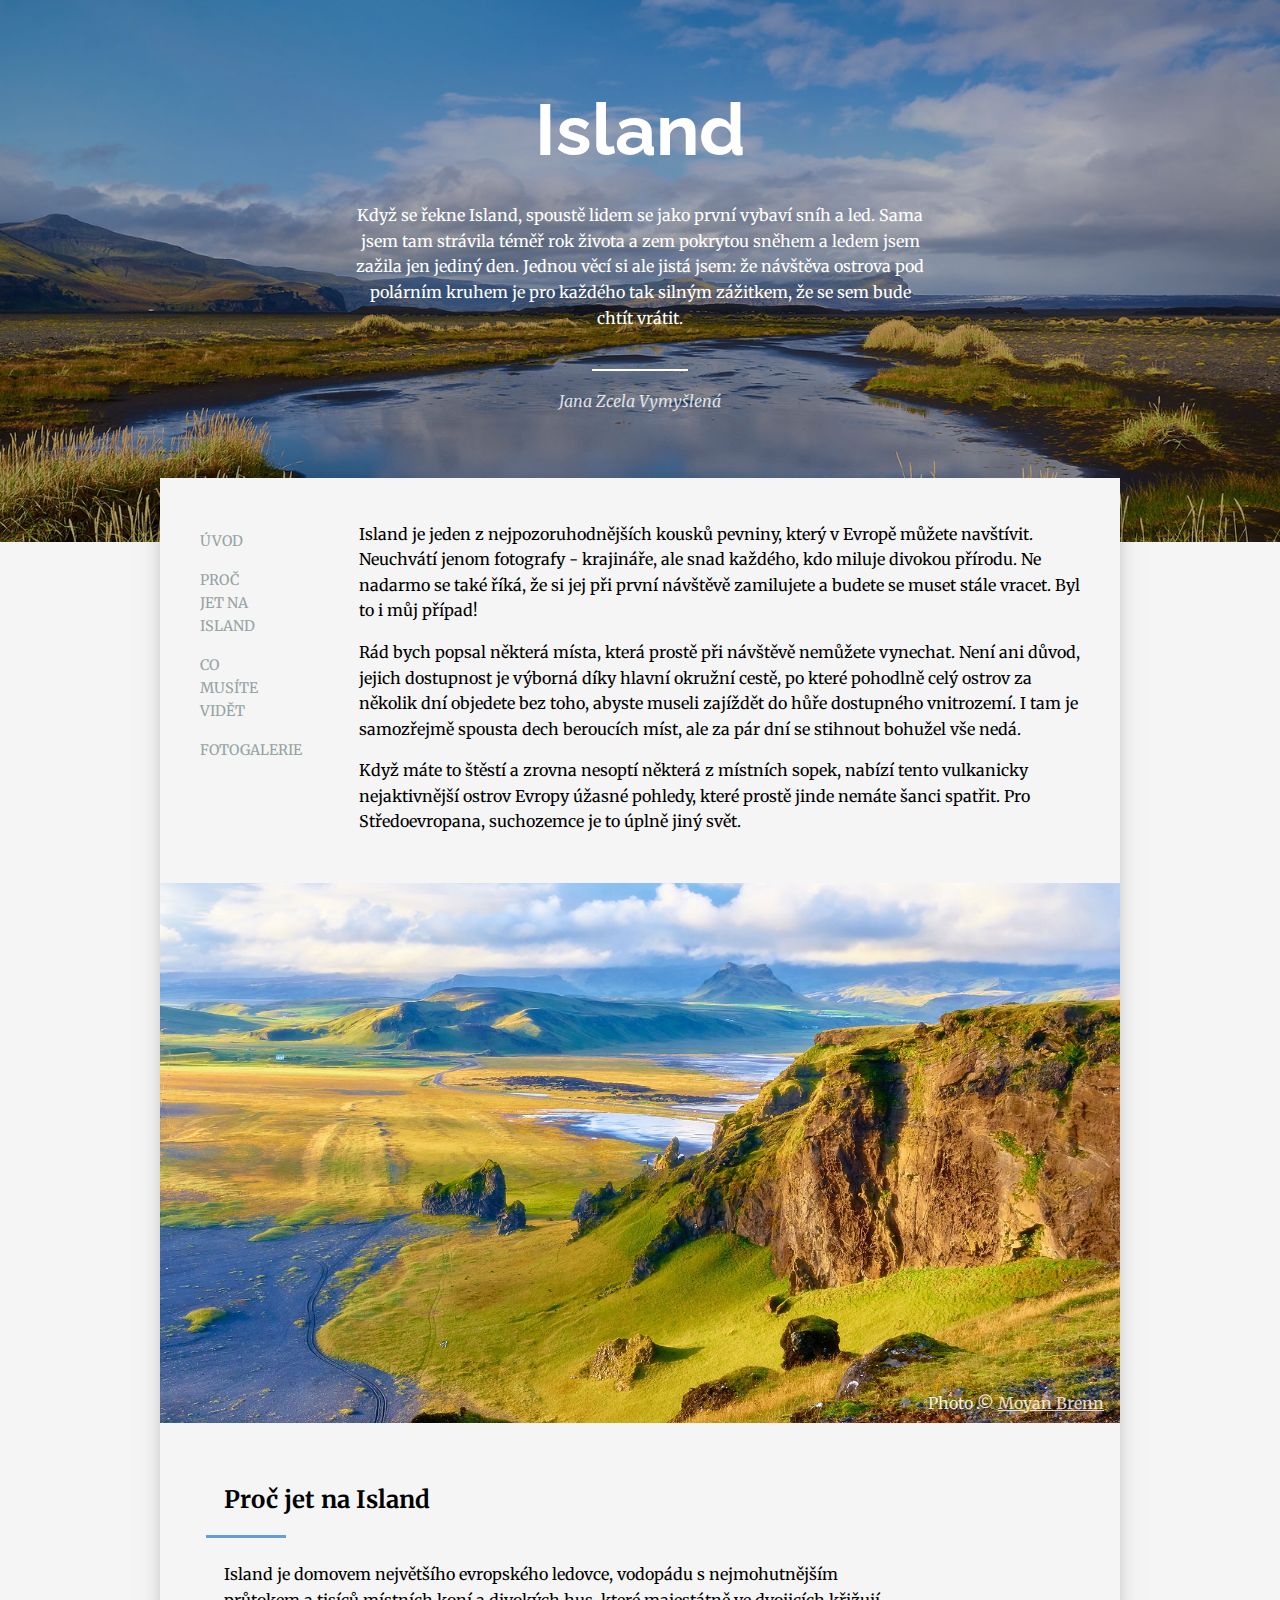
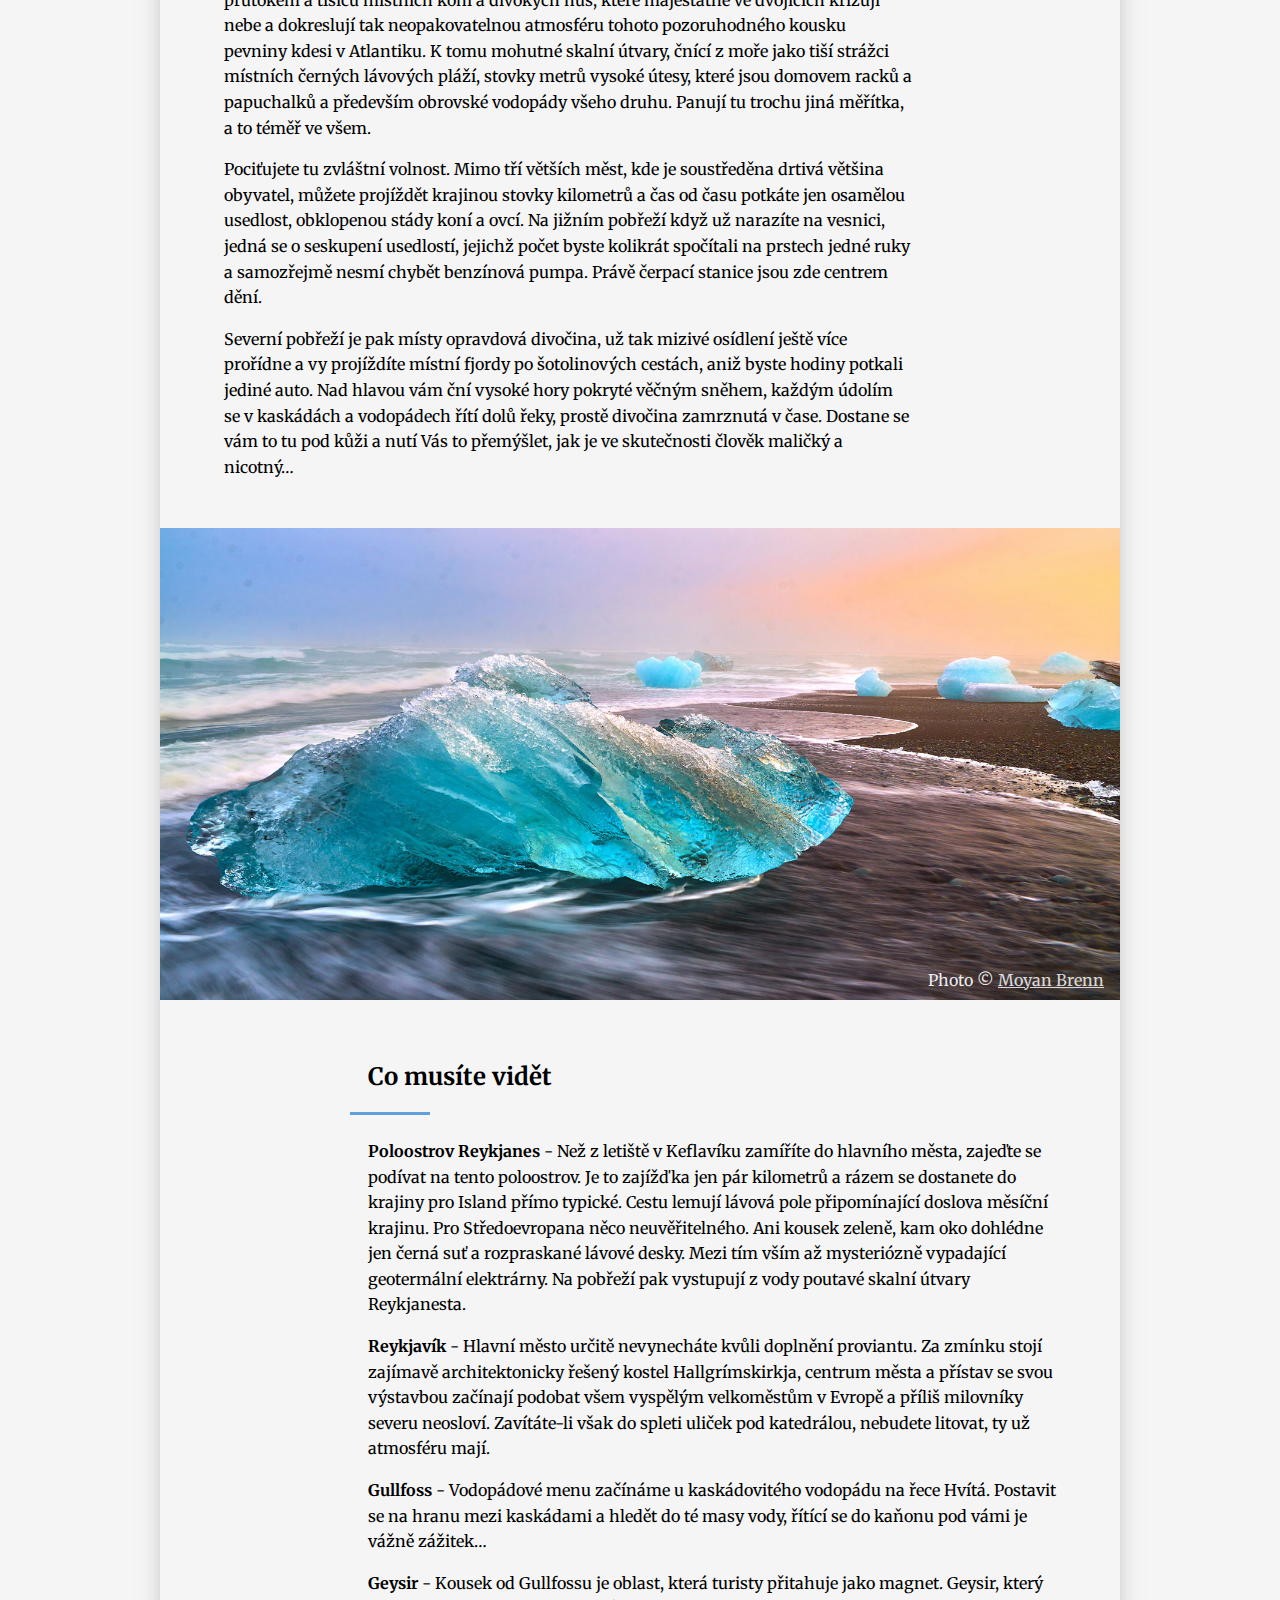
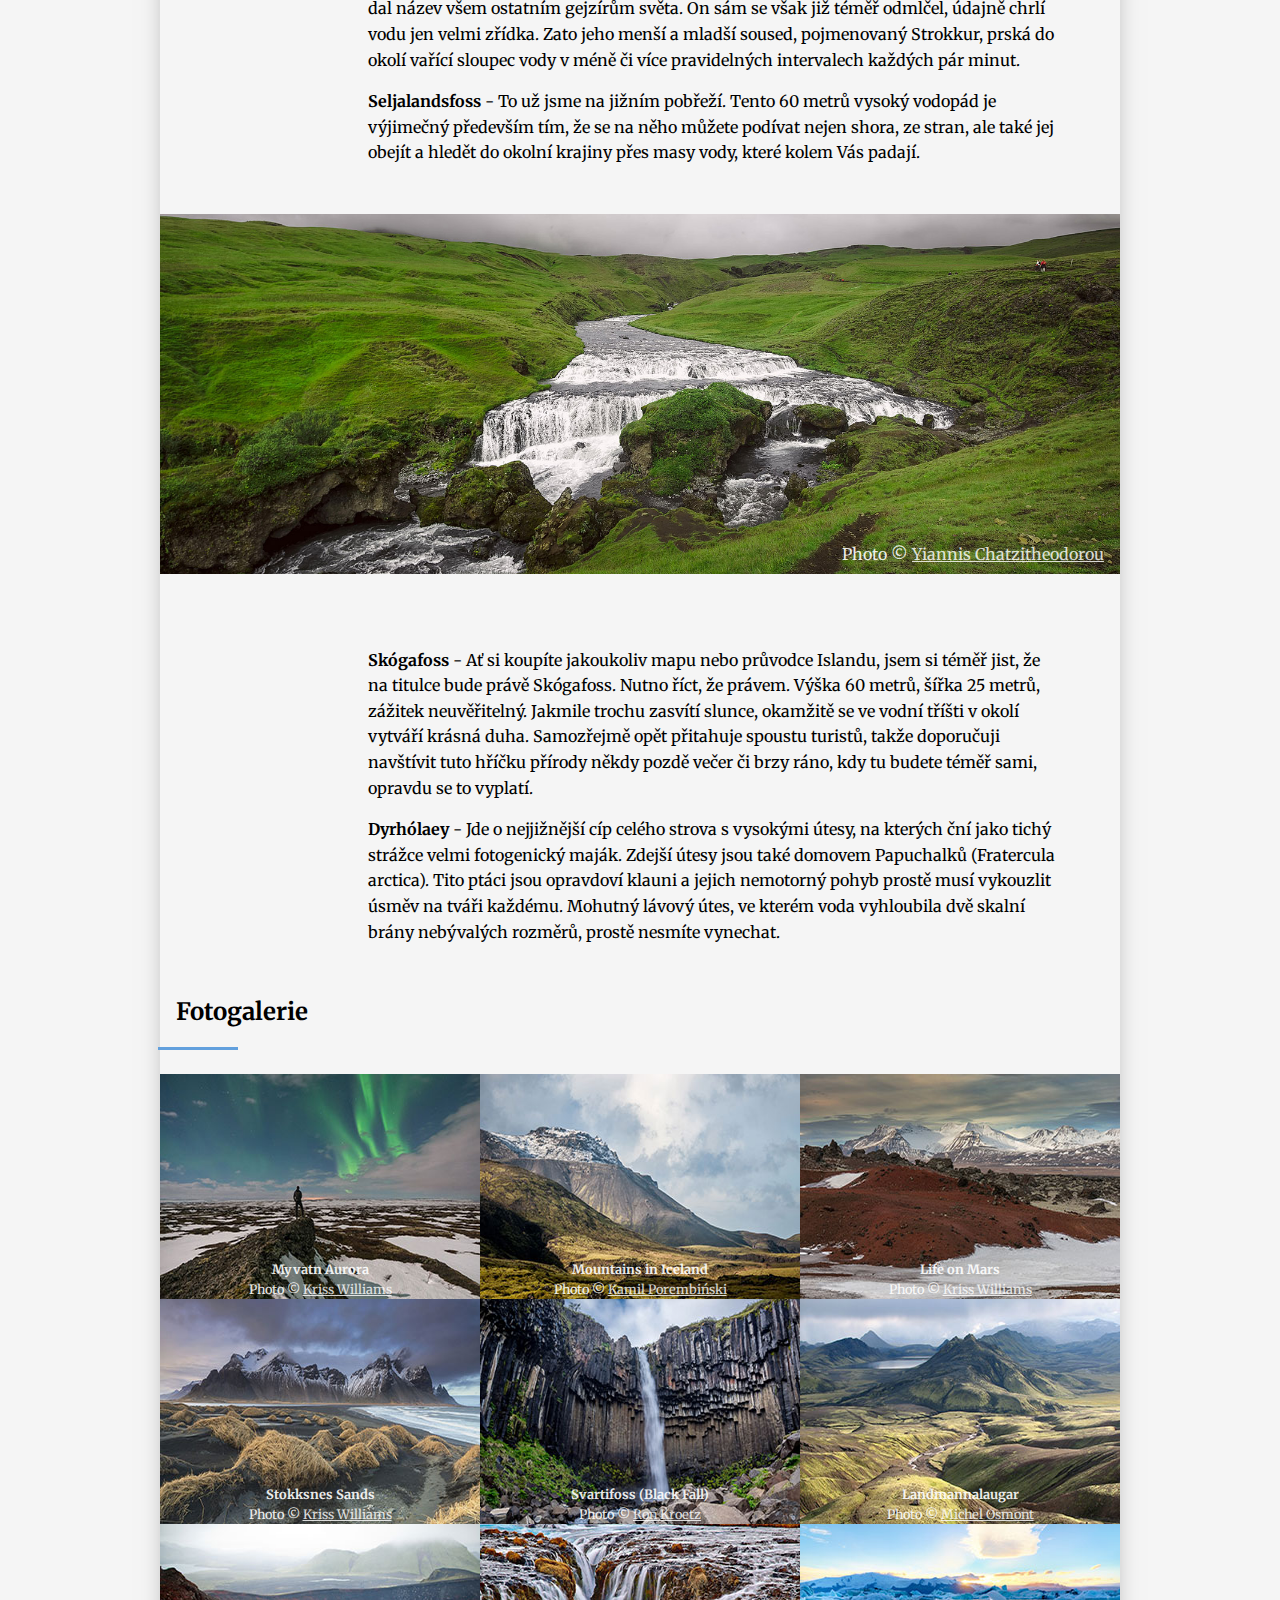
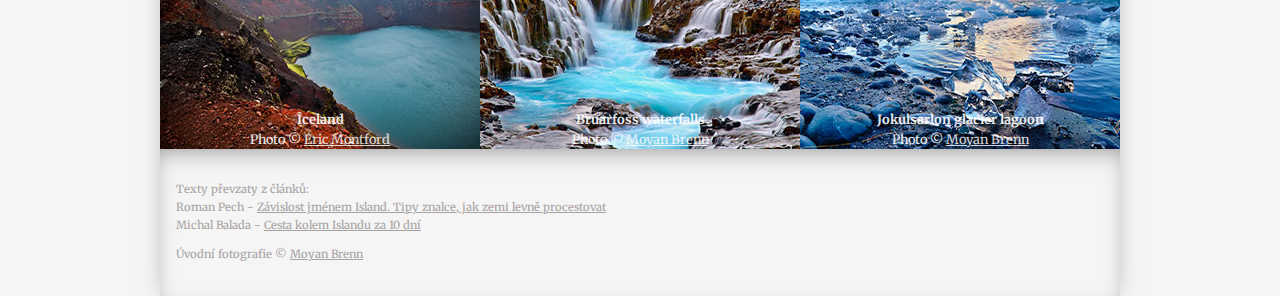
<file: úkol k odevzdání/index.html>
<!DOCTYPE html>
<html lang="cs">

<head>
    <meta charset="utf-8">
    <meta name="viewport" content="width=device-width, initial-scale=1">
    <title>Cestování po Islandu</title>
    <link href="https://fonts.googleapis.com/css?family=Merriweather:400,400i|Raleway:400,700" rel="stylesheet">
    <link rel="stylesheet" href="style.css">
</head>

<body>


    <!-- hlavička -->

    <header>
        <h1 class="titulek">Island</h1>

        <p class="perex">Když se řekne Island, spoustě lidem se jako první vybaví sníh a led. Sama jsem tam strávila téměř rok života a zem pokrytou sněhem a ledem jsem zažila jen jediný den. Jednou věcí si ale jistá jsem: že návštěva ostrova pod polárním kruhem je pro každého tak silným zážitkem, že se sem bude chtít vrátit.</p>

        <span class="cara"></span>

        <p class="autor">Jana Zcela Vymyšlená</p>

    </header>




    <main>
        <div class="sekce-zacatek">
            <!-- menu -->

            <nav class="nav">
                <ul class="nav-list">
                    <li class="nav-item"><a class="polozka-menu" href="#uvod">Úvod</a></li>
                    <li class="nav-item"><a class="polozka-menu" href="#proc">Proč jet na Island</a></li>
                    <li class="nav-item"><a class="polozka-menu" href="#co-videt">Co musíte vidět</a></li>
                    <li class="nav-item"><a class="polozka-menu" href="#fotogalerie">Fotogalerie</a></li>
                </ul>
            </nav>



            <!-- sekce Úvod -->

            <article class="uvod" id="uvod">
                <p>Island je jeden z nejpozoruhodnějších kousků pevniny, který v Evropě můžete navštívit. Neuchvátí jenom fotografy - krajináře, ale snad každého, kdo miluje divokou přírodu. Ne nadarmo se také říká, že si jej při první návštěvě zamilujete a budete se muset stále vracet. Byl to i můj případ!</p>

                <p>Rád bych popsal některá místa, která prostě při návštěvě nemůžete vynechat. Není ani důvod, jejich dostupnost je výborná díky hlavní okružní cestě, po které pohodlně celý ostrov za několik dní objedete bez toho, abyste museli zajíždět do hůře dostupného vnitrozemí. I tam je samozřejmě spousta dech beroucích míst, ale za pár dní se stihnout bohužel vše nedá.</p>

                <p>Když máte to štěstí a zrovna nesoptí některá z místních sopek, nabízí tento vulkanicky nejaktivnější ostrov Evropy úžasné pohledy, které prostě jinde nemáte šanci spatřit. Pro Středoevropana, suchozemce je to úplně jiný svět.</p>
            </article>
        </div>
        <figure class="fotovtextu">
            <img class="obrazek" src="../images/island1.jpg" alt="Island" width="1600" height="500">
            <p class="popisek-viditelny">
                Photo &copy; <a href="https://flic.kr/p/yFnyAT">Moyan Brenn</a>
            </p>
        </figure>



        <!-- sekce Proč -->

        <article class="proc" id="proc">
            <h2>Proč jet na Island</h2>

            <p>Island je domovem největšího evropského ledovce, vodopádu s nejmohutnějším průtokem a tisíců místních koní a divokých hus, které majestátně ve dvojicích křižují nebe a dokreslují tak neopakovatelnou atmosféru tohoto pozoruhodného kousku pevniny kdesi v Atlantiku. K tomu mohutné skalní útvary, čnící z moře jako tiší strážci místních černých lávových pláží, stovky metrů vysoké útesy, které jsou domovem racků a papuchalků a především obrovské vodopády všeho druhu. Panují tu trochu jiná měřítka, a to téměř ve všem.</p>

            <p>Pociťujete tu zvláštní volnost. Mimo tří větších měst, kde je soustředěna drtivá většina obyvatel, můžete projíždět krajinou stovky kilometrů a čas od času potkáte jen osamělou usedlost, obklopenou stády koní a ovcí. Na jižním pobřeží když už narazíte na vesnici, jedná se o seskupení usedlostí, jejichž počet byste kolikrát spočítali na prstech jedné ruky a samozřejmě nesmí chybět benzínová pumpa. Právě čerpací stanice jsou zde centrem dění.</p>

            <p>Severní pobřeží je pak místy opravdová divočina, už tak mizivé osídlení ještě více prořídne a vy projíždíte místní fjordy po šotolinových cestách, aniž byste hodiny potkali jediné auto. Nad hlavou vám ční vysoké hory pokryté věčným sněhem, každým údolím se v kaskádách a vodopádech řítí dolů řeky, prostě divočina zamrznutá v čase. Dostane se vám to tu pod kůži a nutí Vás to přemýšlet, jak je ve skutečnosti člověk maličký a nicotný&hellip;</p>
        </article>

        <figure class="fotovtextu">
            <img class="obrazek" src="../images/island2.jpg" alt="Island" width="1600" height="500">
            <p class="popisek-viditelny">
                Photo &copy; <a href="https://flic.kr/p/yiAg2h">Moyan Brenn</a>
            </p>
        </figure>



        <!-- sekce Co musíte vidět -->

        <article class="co-videt" id="co-videt">
            <h2>Co musíte vidět</h2>

            <p><strong>Poloostrov Reykjanes</strong> - Než z letiště v Keflavíku zamíříte do hlavního města, zajeďte se podívat na tento poloostrov. Je to zajížďka jen pár kilometrů a rázem se dostanete do krajiny pro Island přímo typické. Cestu lemují lávová pole připomínající doslova měsíční krajinu. Pro Středoevropana něco neuvěřitelného. Ani kousek zeleně, kam oko dohlédne jen černá suť a rozpraskané lávové desky. Mezi tím vším až mysteriózně vypadající geotermální elektrárny. Na pobřeží pak vystupují z vody poutavé skalní útvary Reykjanesta.</p>

            <p><strong>Reykjavík</strong> - Hlavní město určitě nevynecháte kvůli doplnění proviantu. Za zmínku stojí zajímavě architektonicky řešený kostel Hallgrímskirkja, centrum města a přístav se svou výstavbou začínají podobat všem vyspělým velkoměstům v Evropě a příliš milovníky severu neosloví. Zavítáte-li však do spleti uliček pod katedrálou, nebudete litovat, ty už atmosféru mají.</p>

            <p><strong>Gullfoss</strong> - Vodopádové menu začínáme u kaskádovitého vodopádu na řece Hvítá. Postavit se na hranu mezi kaskádami a hledět do té masy vody, řítící se do kaňonu pod vámi je vážně zážitek&hellip;</p>

            <p><strong>Geysir</strong> - Kousek od Gullfossu je oblast, která turisty přitahuje jako magnet. Geysir, který dal název všem ostatním gejzírům světa. On sám se však již téměř odmlčel, údajně chrlí vodu jen velmi zřídka. Zato jeho menší a mladší soused, pojmenovaný Strokkur, prská do okolí vařící sloupec vody v méně či více pravidelných intervalech každých pár minut.</p>

            <p><strong>Seljalandsfoss</strong> - To už jsme na jižním pobřeží. Tento 60 metrů vysoký vodopád je výjimečný především tím, že se na něho můžete podívat nejen shora, ze stran, ale také jej obejít a hledět do okolní krajiny přes masy vody, které kolem Vás padají.</p>
        </article>

        <figure class="fotovtextu">
            <img class="obrazek" src="../images/island3.jpg" alt="Island" width="1600" height="500">
            <p class="popisek-viditelny">
                Photo &copy; <a href="https://flic.kr/p/LfcKHP">Yiannis Chatzitheodorou</a>
            </p>
        </figure>



        <!-- změna strany, aby to celé bylo hezčí :) -->

        <article class="zbytek">
            <p><strong>Skógafoss</strong> - Ať si koupíte jakoukoliv mapu nebo průvodce Islandu, jsem si téměř jist, že na titulce bude právě Skógafoss. Nutno říct, že právem. Výška 60 metrů, šířka 25 metrů, zážitek neuvěřitelný. Jakmile trochu zasvítí slunce, okamžitě se ve vodní tříšti v okolí vytváří krásná duha. Samozřejmě opět přitahuje spoustu turistů, takže doporučuji navštívit tuto hříčku přírody někdy pozdě večer či brzy ráno, kdy tu budete téměř sami, opravdu se to vyplatí.</p>

            <p><strong>Dyrhólaey</strong> - Jde o nejjižnější cíp celého strova s vysokými útesy, na kterých ční jako tichý strážce velmi fotogenický maják. Zdejší útesy jsou také domovem Papuchalků (Fratercula arctica). Tito ptáci jsou opravdoví klauni a jejich nemotorný pohyb prostě musí vykouzlit úsměv na tváři každému. Mohutný lávový útes, ve kterém voda vyhloubila dvě skalní brány nebývalých rozměrů, prostě nesmíte vynechat.</p>
        </article>

        <!-- sekce Fotogalerie -->

        <h2 id="fotogalerie">Fotogalerie</h2>

        <section class="galerie">

            <figure class="foto-popis">
                <img class="fotografie" src="../images/nahled1.jpg" alt="Myvatn Aurora" width="400" height="225">
                <figcaption class="popisek">
                    Myvatn Aurora<br>
                    <span class="popisek-copy">Photo &copy; <a href="https://flic.kr/p/GN5utm">Kriss Williams</a></span>
                </figcaption>
            </figure>

            <figure class="foto-popis">
                <img class="fotografie" src="../images/nahled2.jpg" alt="Mountains in Iceland" width="400" height="225">
                <figcaption class="popisek">
                    Mountains in Iceland<br>
                    <span class="popisek-copy">Photo &copy; <a href="https://flic.kr/p/qCC5fd">Kamil Porembiński</a></span>
                </figcaption>
            </figure>

            <figure class="foto-popis">
                <img class="fotografie" src="../images/nahled3.jpg" alt="Life on Mars" width="400" height="225">
                <figcaption class="popisek">
                    Life on Mars<br>
                    <span class="popisek-copy">Photo &copy; <a href="https://flic.kr/p/DrxutX">Kriss Williams</a></span>
                </figcaption>
            </figure>

            <figure class="foto-popis">
                <img class="fotografie" src="../images/nahled4.jpg" alt="Stokksnes Sands" width="400" height="225">
                <figcaption class="popisek">
                    Stokksnes Sands<br>
                    <span class="popisek-copy">Photo &copy; <a href="https://flic.kr/p/vzopTG">Kriss Williams</a></span>
                </figcaption>
            </figure>

            <figure class="foto-popis">
                <img class="fotografie" src="../images/nahled5.jpg" alt="Svartifoss (Black Fall)" width="400" height="225">
                <figcaption class="popisek">
                    Svartifoss (Black Fall)<br>
                    <span class="popisek-copy">Photo &copy; <a href="https://flic.kr/p/v5Butv">Ron Kroetz</a></span>
                </figcaption>
            </figure>

            <figure class="foto-popis">
                <img class="fotografie" src="../images/nahled6.jpg" alt="Landmannalaugar" width="400" height="225">
                <figcaption class="popisek">
                    Landmannalaugar<br>
                    <span class="popisek-copy">Photo &copy; <a href="https://flic.kr/p/2SWHDd">Michel Osmont</a></span>
                </figcaption>
            </figure>

            <figure class="foto-popis">
                <img class="fotografie" src="../images/nahled7.jpg" alt="Iceland" width="400" height="225">
                <figcaption class="popisek">
                    Iceland<br>
                    <span class="popisek-copy">Photo &copy; <a href="https://flic.kr/p/aaqZLk">Eric Montford</a></span>
                </figcaption>
            </figure>

            <figure class="foto-popis">
                <img class="fotografie" src="../images/nahled8.jpg" alt="Bruarfoss waterfalls" width="400" height="225">
                <figcaption class="popisek">
                    Bruarfoss waterfalls<br>
                    <span class="popisek-copy">Photo &copy; <a href="https://flic.kr/p/nuUQM7">Moyan Brenn</a></span>
                </figcaption>
            </figure>

            <figure class="foto-popis">
                <img class="fotografie" src="../images/nahled9.jpg" alt="Jokulsarlon glacier lagoon" width="400" height="225">
                <figcaption class="popisek">
                    Jokulsarlon glacier lagoon<br>
                    <span class="popisek-copy">Photo &copy; <a href="https://flic.kr/p/getEgS">Moyan Brenn</a></span>
                </figcaption>
            </figure>

        </section><!-- konec .galerie -->



        <!-- patička -->

        <footer>
            <p>
                Texty převzaty z článků:<br>
                Roman Pech - <a href="http://cestovani.idnes.cz/island-a-roman-pech-0nh-/kolem-sveta.aspx?c=A140519_125122_kolem-sveta_tom">Závislost jménem Island. Tipy znalce, jak zemi levně procestovat</a><br>
                Michal Balada - <a href="http://www.pohora.cz/tipy-na-vylety/16352-cesta-kolem-islandu-za-10-dni/">Cesta kolem Islandu za 10 dní</a>
            </p>
            <p>
                Úvodní fotografie &copy; <a href="https://flic.kr/p/gett4S">Moyan Brenn</a>
            </p>
        </footer>
    </main>

</body>

</html>
</file>
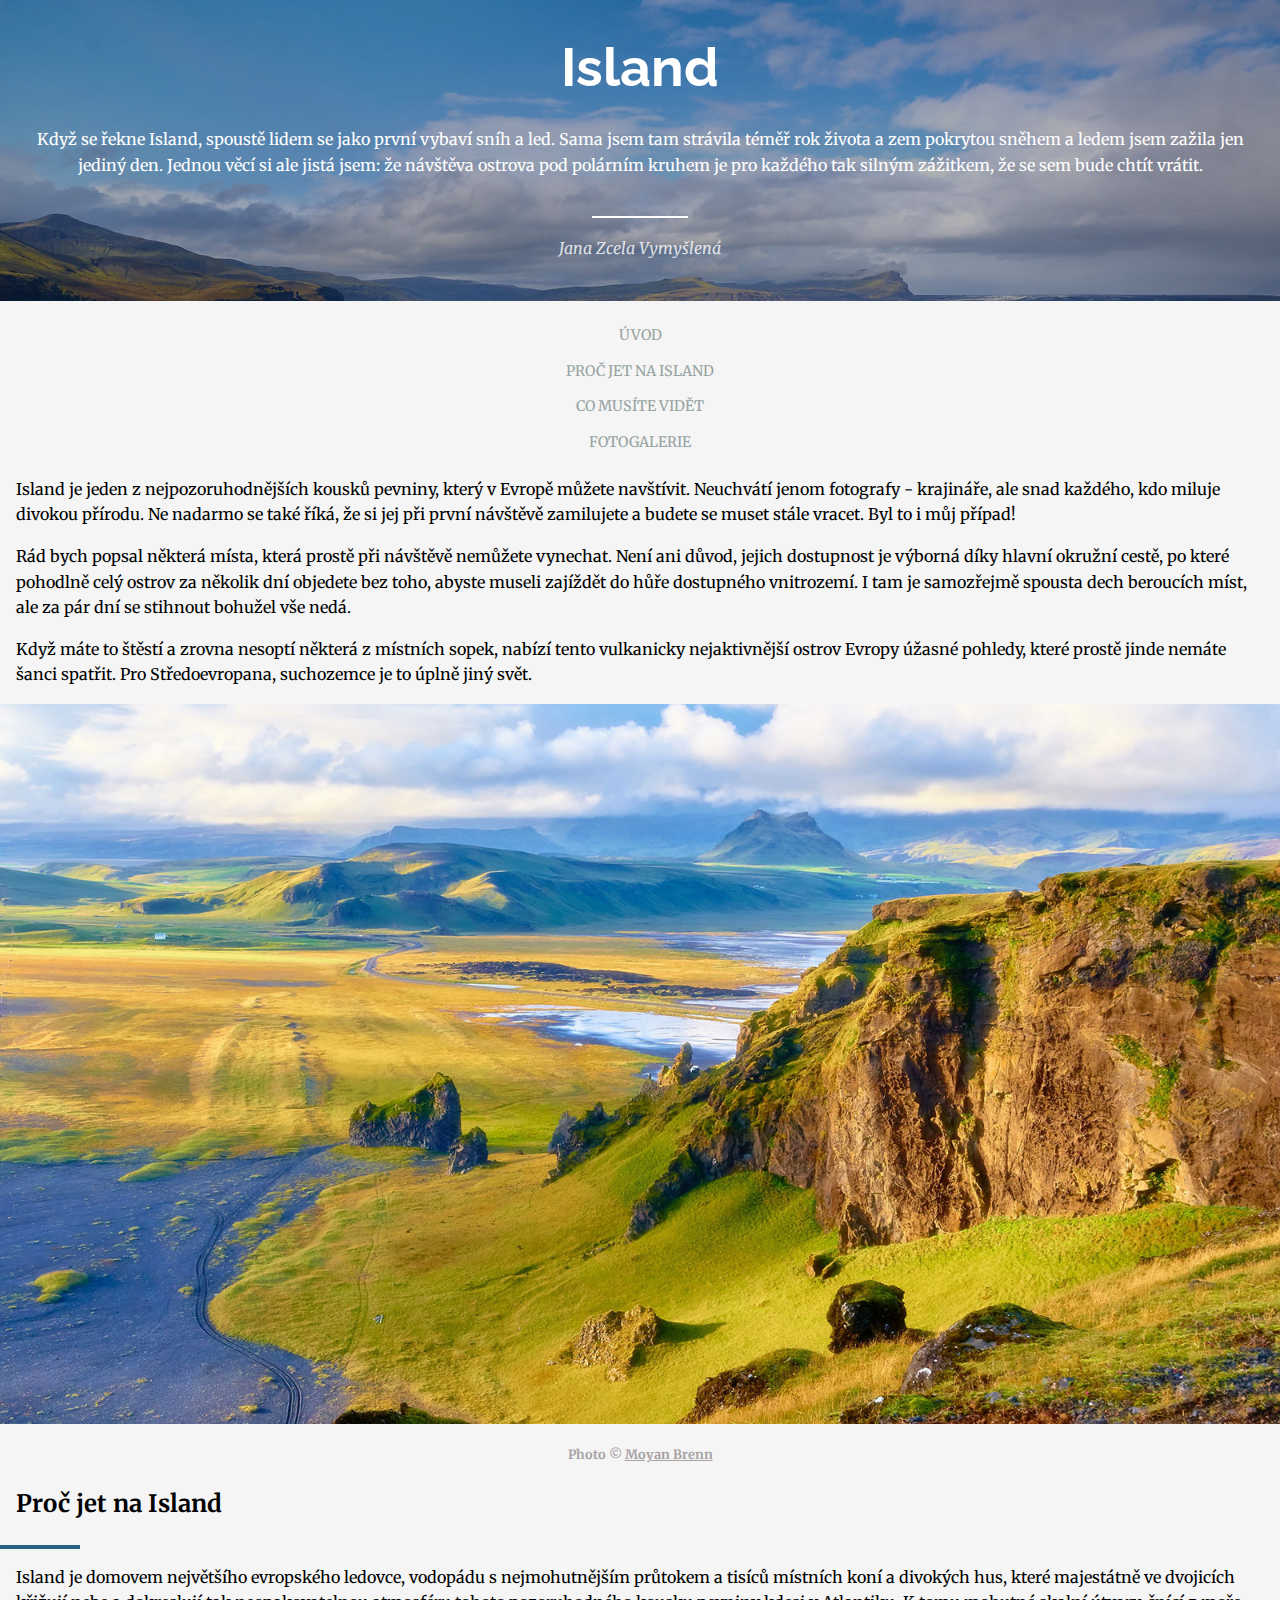
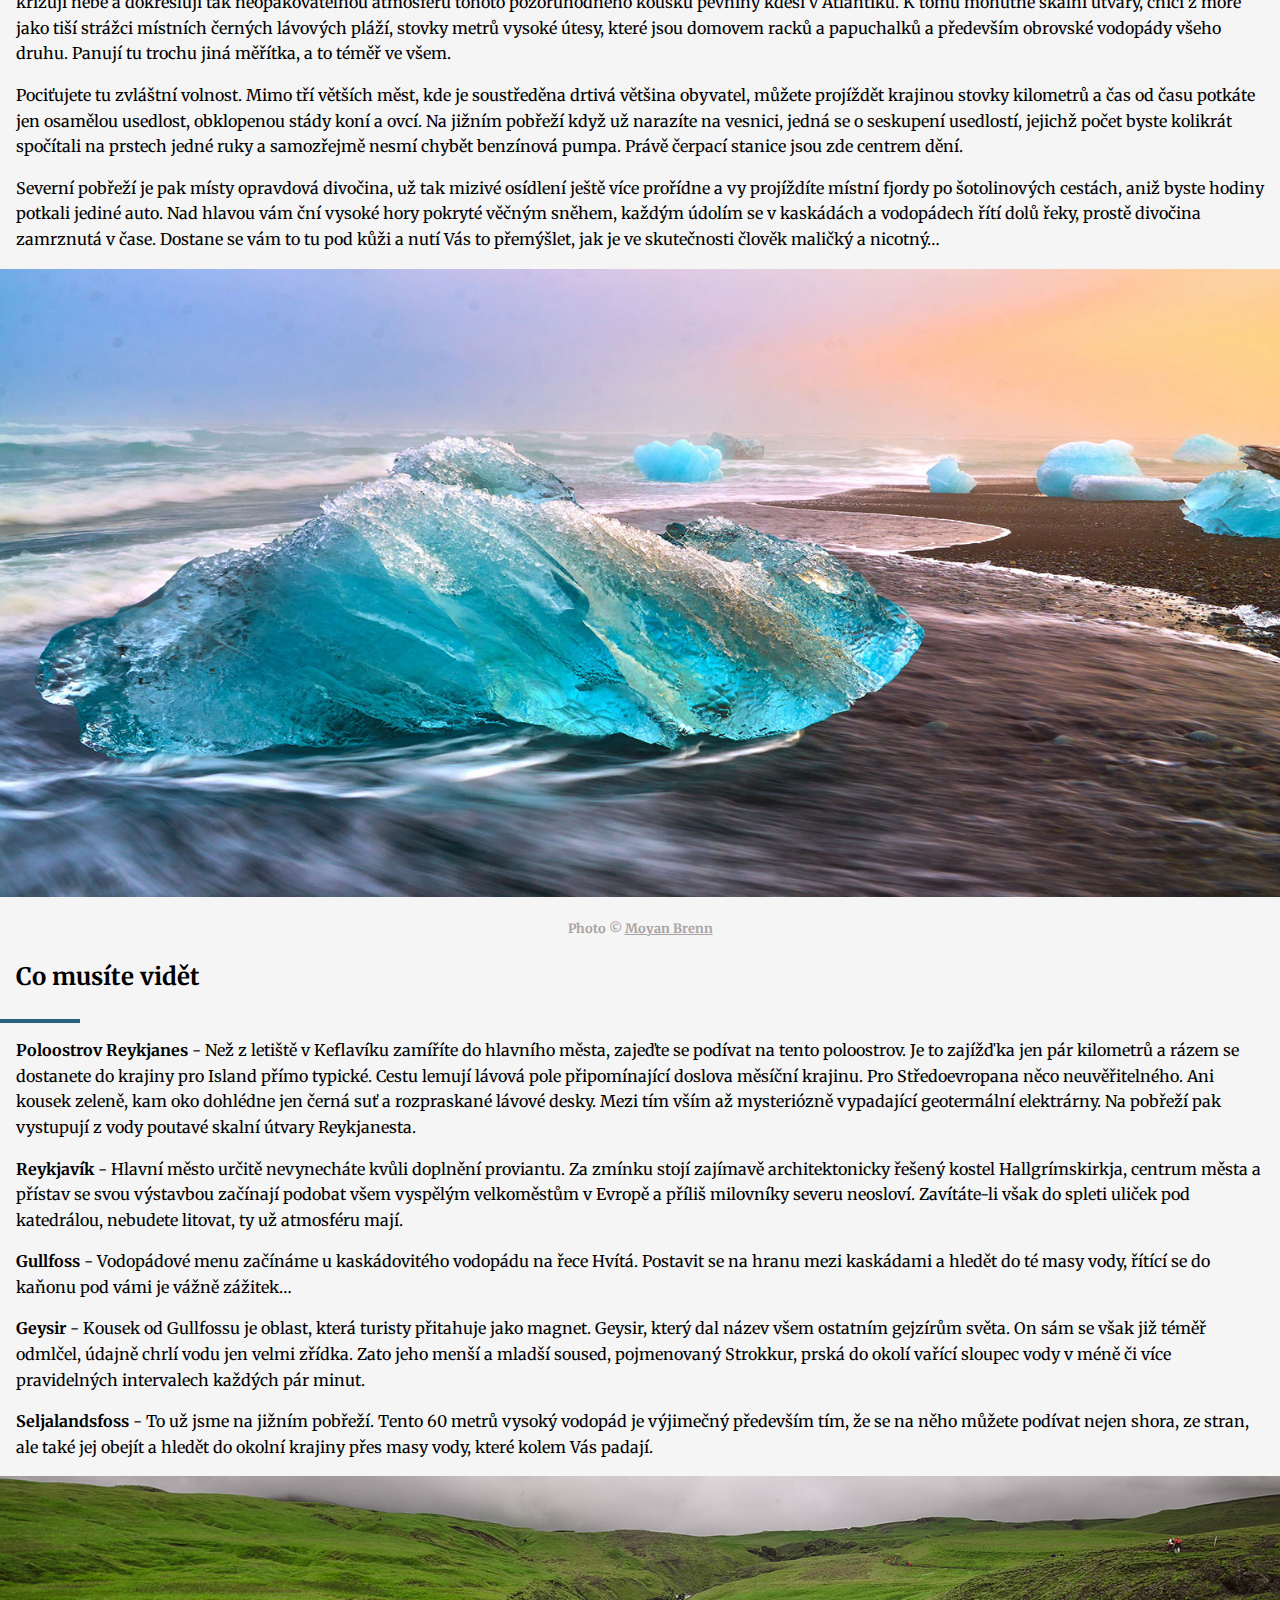
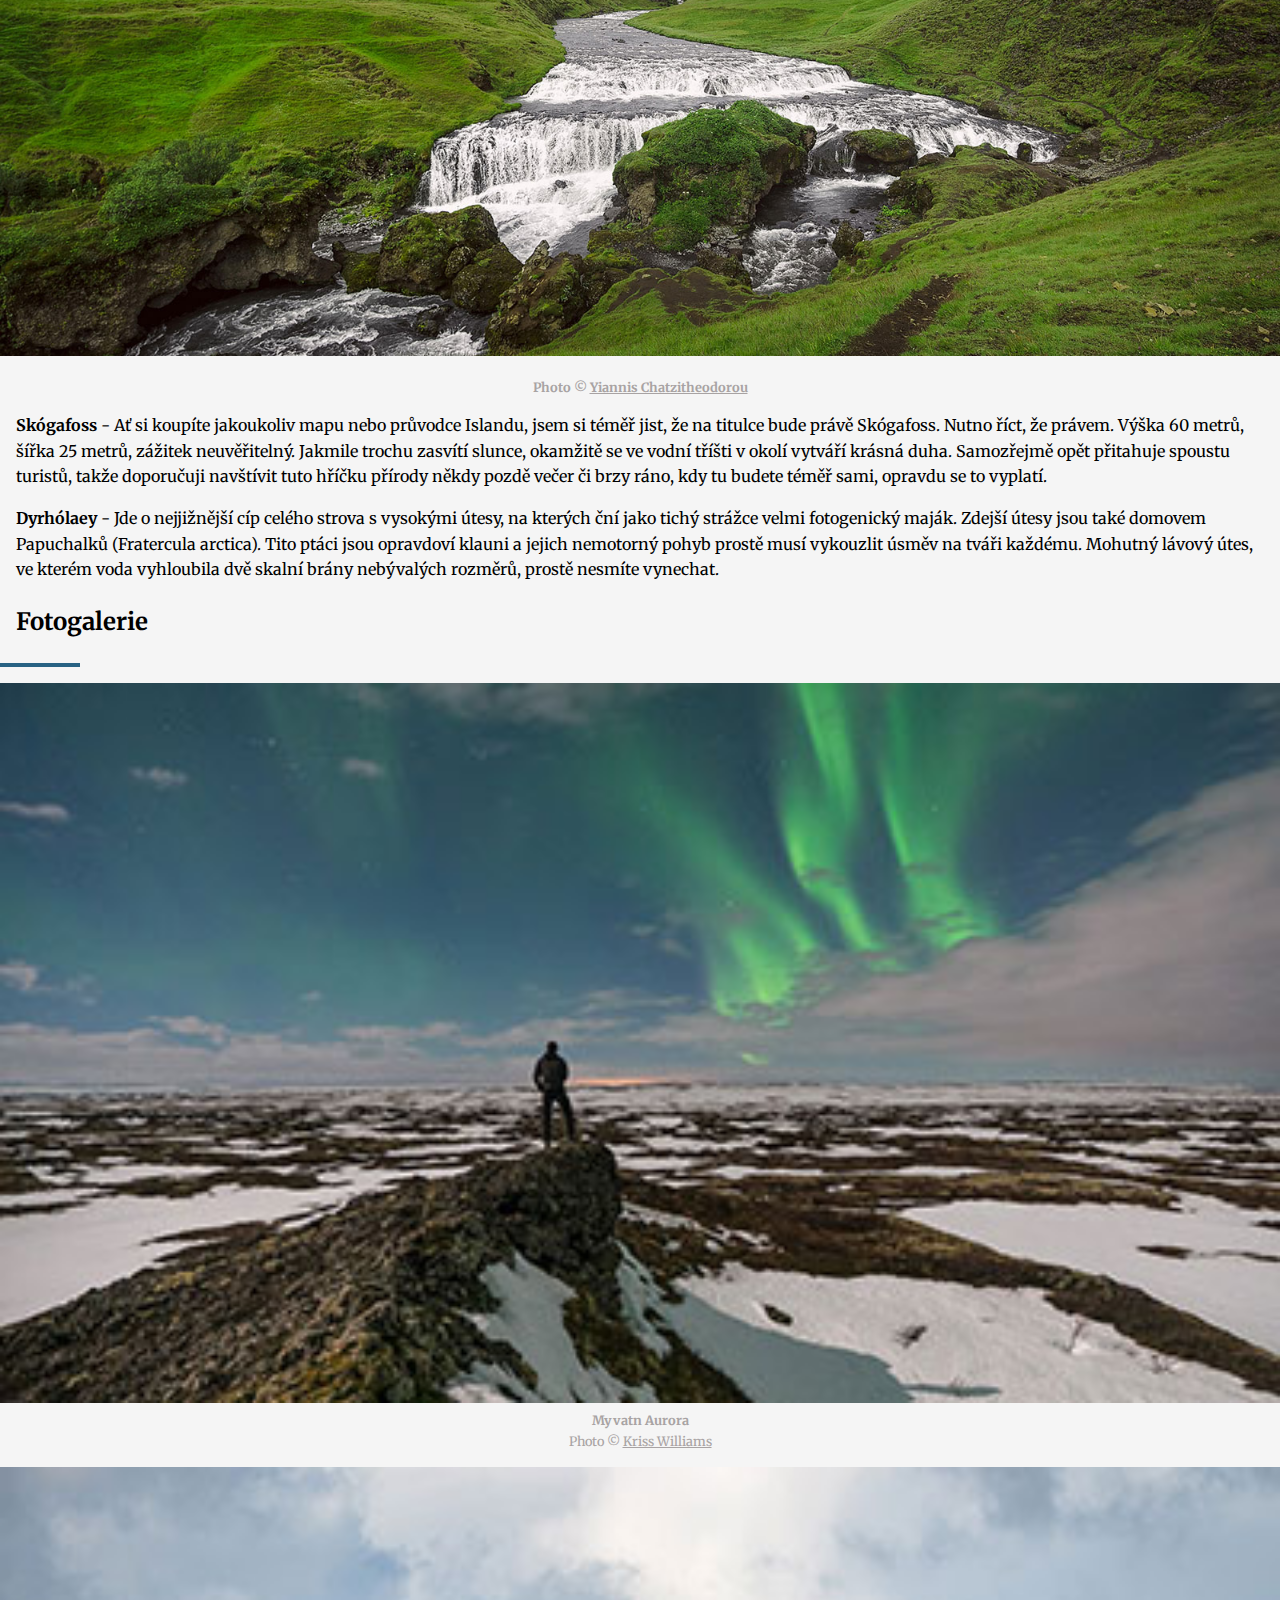
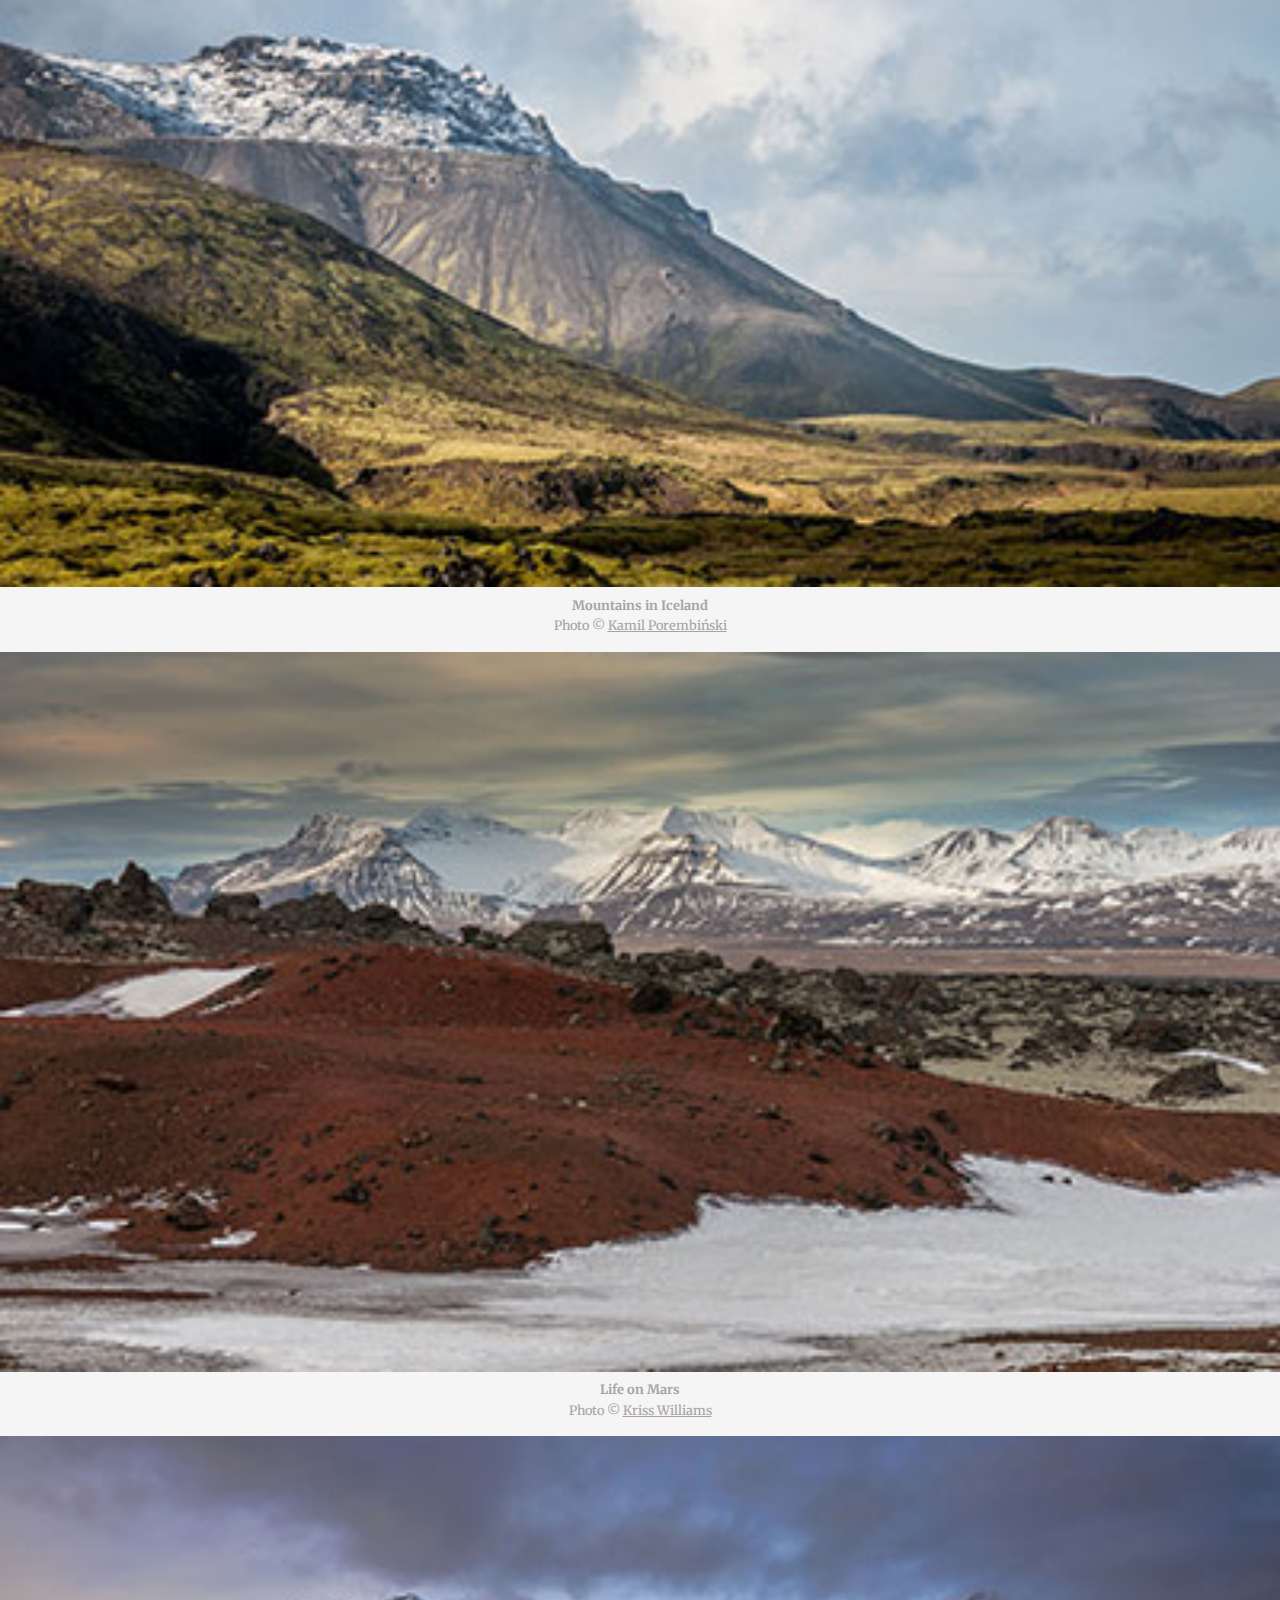
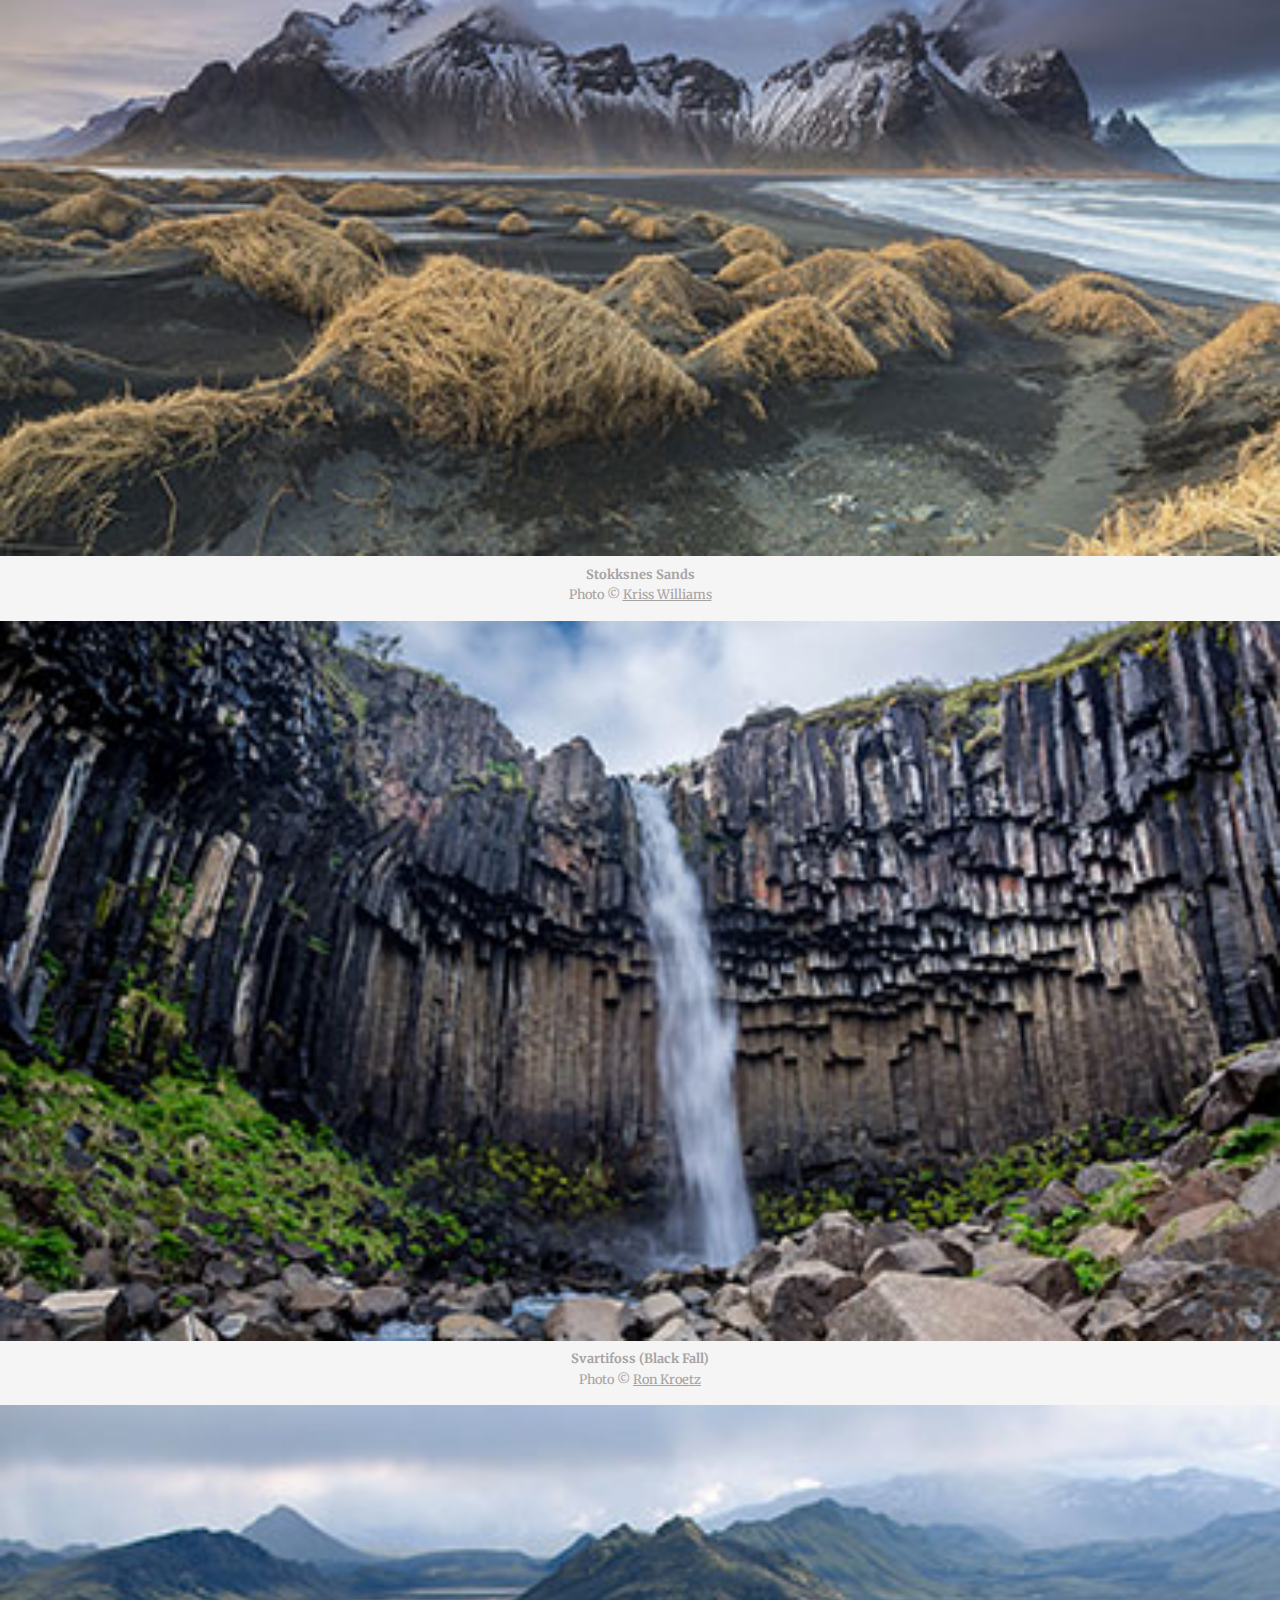
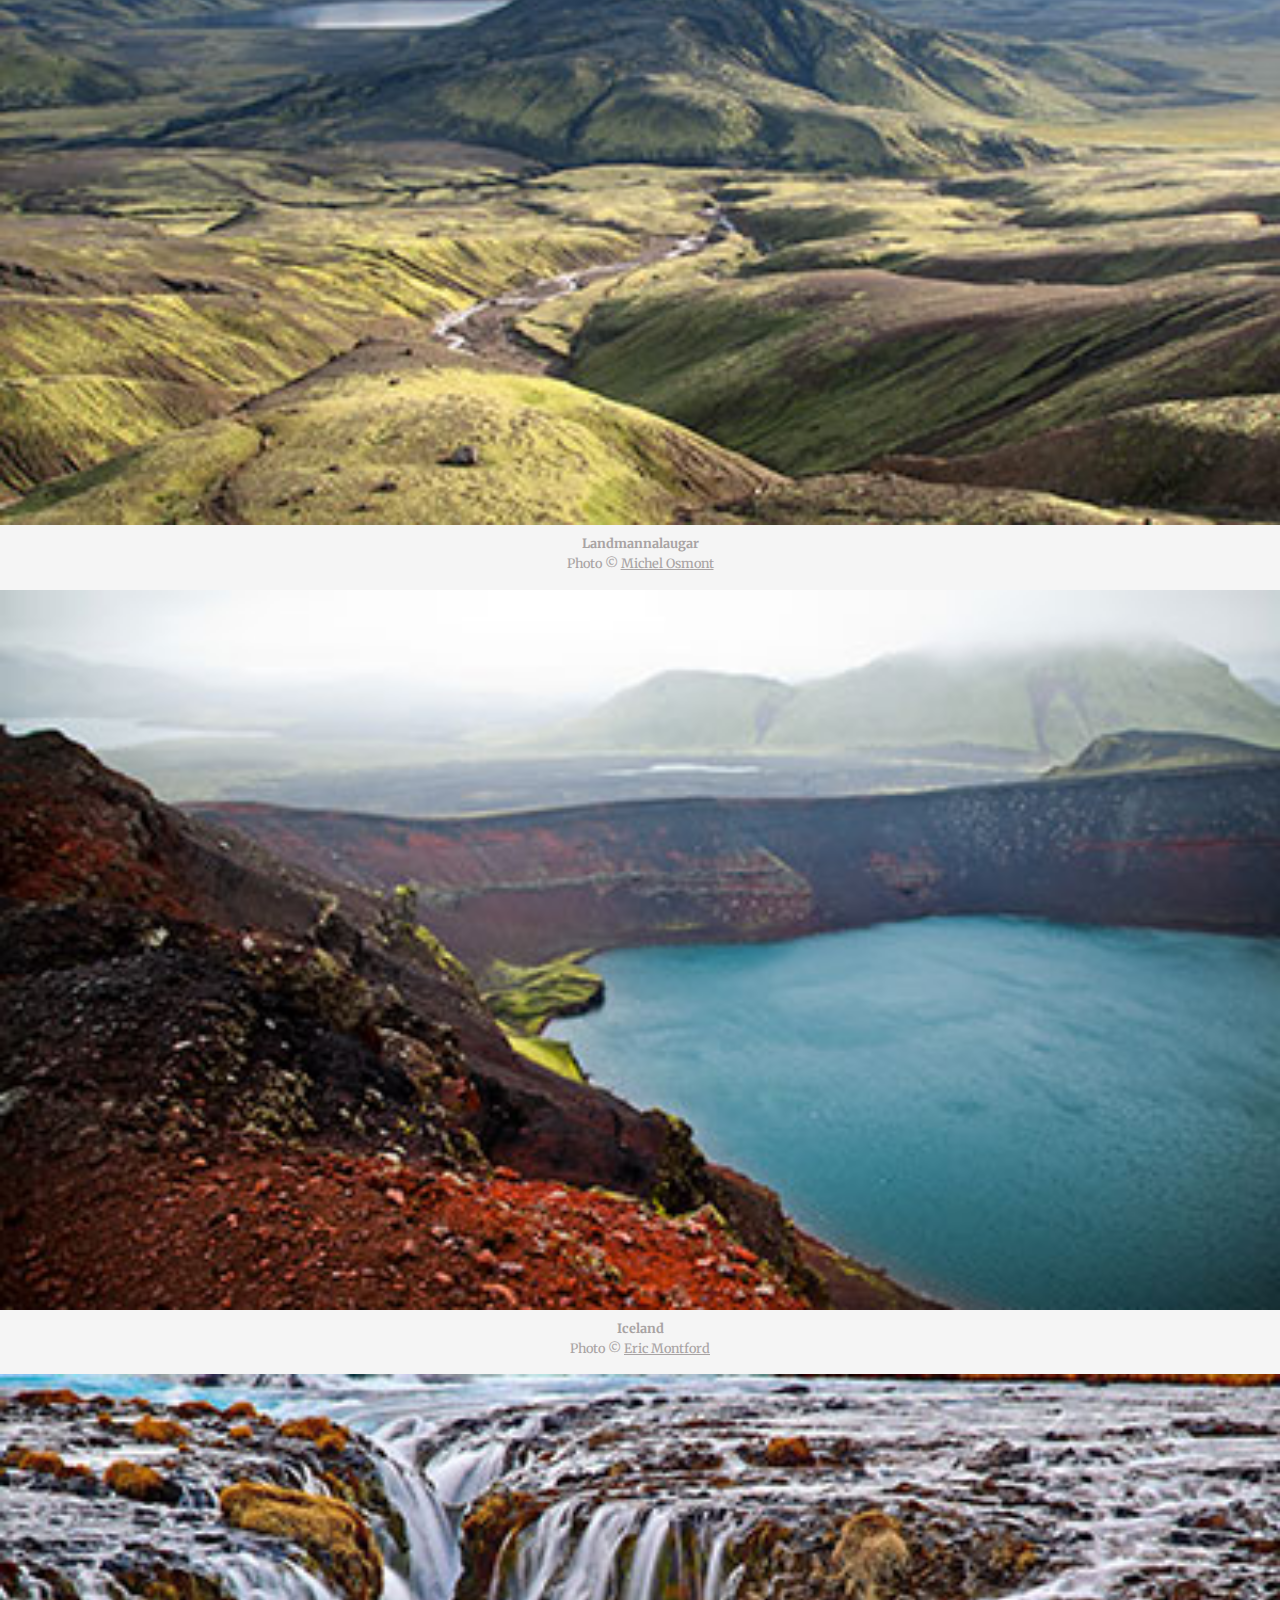
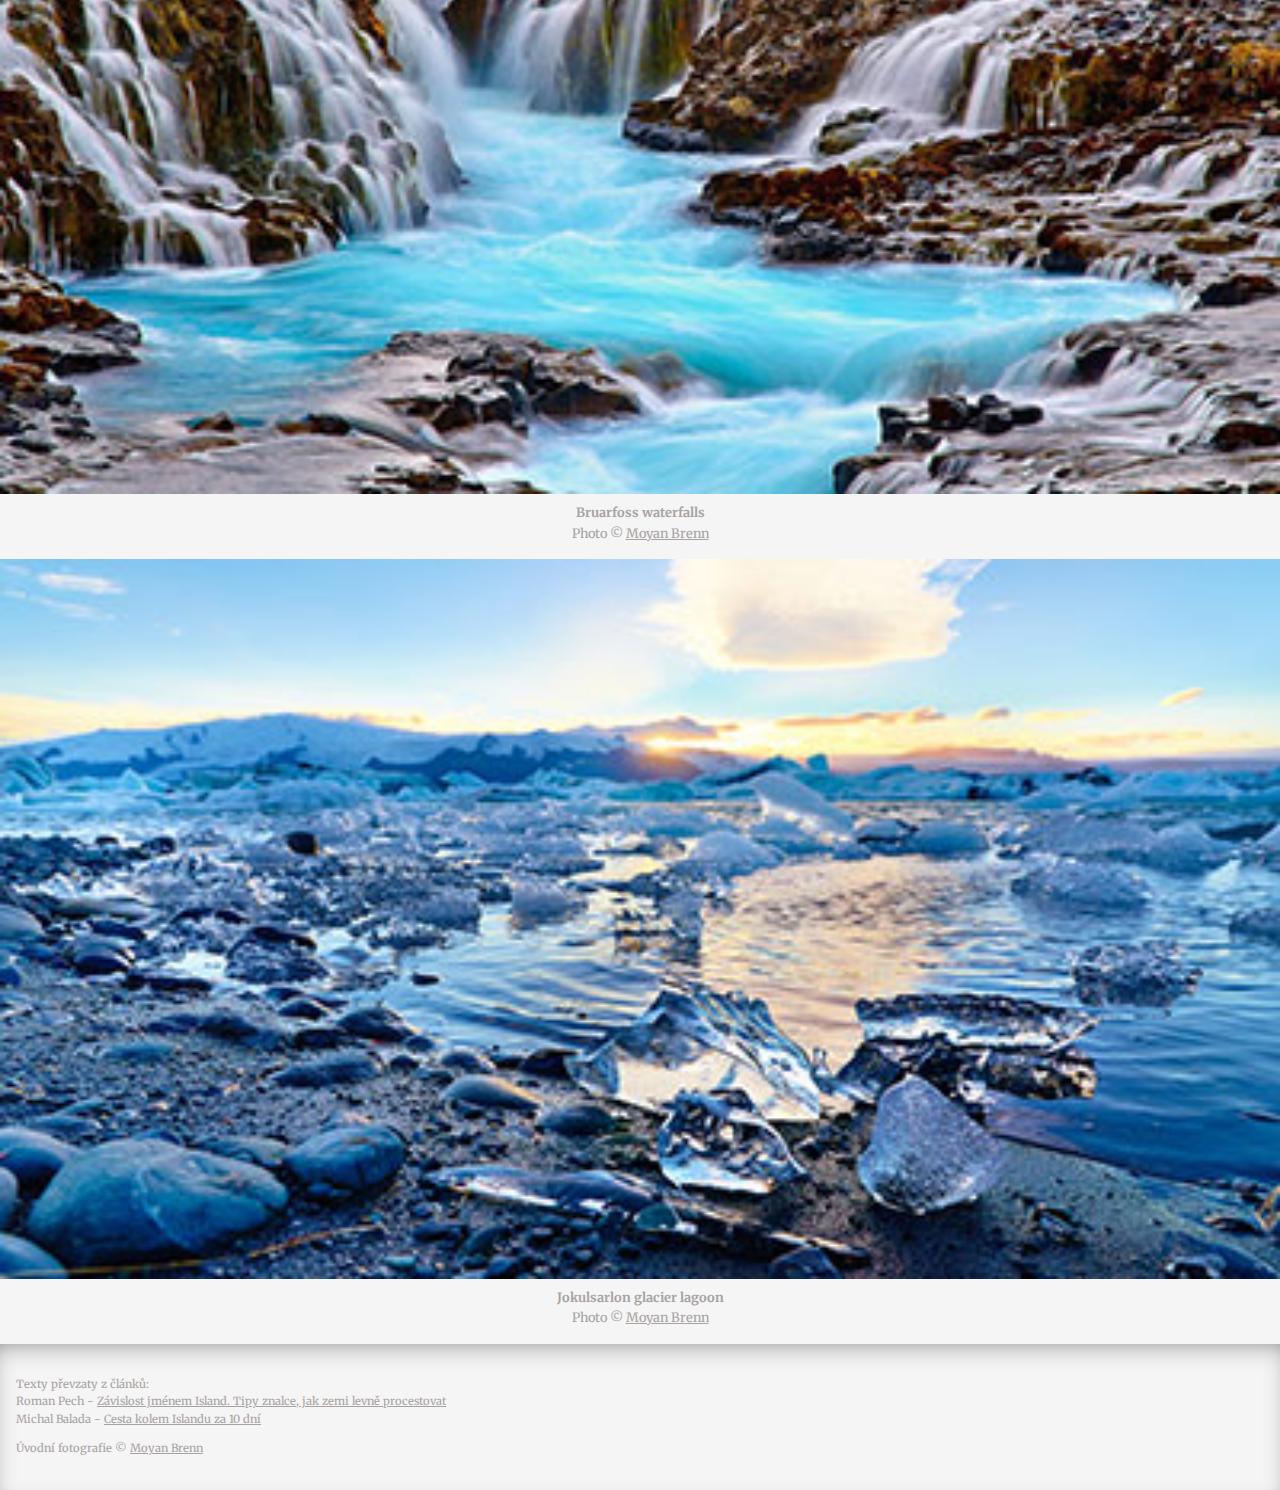
<file: zadani/soft/index.html>
<!DOCTYPE html>
<html lang="cs">

<head>
    <meta charset="utf-8">
    <meta name="viewport" content="width=device-width, initial-scale=1">
    <title>Cestování po Islandu</title>
    <link href="https://fonts.googleapis.com/css?family=Merriweather:400,400i|Raleway:400,700" rel="stylesheet">
    <link rel="stylesheet" href="style.css">
</head>

<body>


    <!-- hlavička -->

    <header>
        <h1 class="titulek">Island</h1>

        <p class="perex">Když se řekne Island, spoustě lidem se jako první vybaví sníh a led. Sama jsem tam strávila téměř rok života a zem pokrytou sněhem a ledem jsem zažila jen jediný den. Jednou věcí si ale jistá jsem: že návštěva ostrova pod polárním kruhem je pro každého tak silným zážitkem, že se sem bude chtít vrátit.</p>

        <span class="cara"></span>

        <p class="autor">Jana Zcela Vymyšlená</p>

    </header>




    <!-- menu -->

    <ul class="menu">
        <li><a class="polozka-menu" href="#">Úvod</a></li>
        <li><a class="polozka-menu" href="#">Proč jet na Island</a></li>
        <li><a class="polozka-menu" href="#">Co musíte vidět</a></li>
        <li><a class="polozka-menu" href="#">Fotogalerie</a></li>
    </ul>



    <!-- sekce Úvod -->

    <div class="uvod">
        <p>Island je jeden z nejpozoruhodnějších kousků pevniny, který v Evropě můžete navštívit. Neuchvátí jenom fotografy - krajináře, ale snad každého, kdo miluje divokou přírodu. Ne nadarmo se také říká, že si jej při první návštěvě zamilujete a budete se muset stále vracet. Byl to i můj případ!</p>

        <p>Rád bych popsal některá místa, která prostě při návštěvě nemůžete vynechat. Není ani důvod, jejich dostupnost je výborná díky hlavní okružní cestě, po které pohodlně celý ostrov za několik dní objedete bez toho, abyste museli zajíždět do hůře dostupného vnitrozemí. I tam je samozřejmě spousta dech beroucích míst, ale za pár dní se stihnout bohužel vše nedá.</p>

        <p>Když máte to štěstí a zrovna nesoptí některá z místních sopek, nabízí tento vulkanicky nejaktivnější ostrov Evropy úžasné pohledy, které prostě jinde nemáte šanci spatřit. Pro Středoevropana, suchozemce je to úplně jiný svět.</p>


        <img src="../../images/island1.jpg" alt="Island" width="100%">
        <p class="popisek">
            Photo &copy; <a href="https://flic.kr/p/yFnyAT">Moyan Brenn</a>
        </p>
    </div>


    <!-- sekce Proč -->

    <div class="proc">
        <h2>Proč jet na Island</h2>

        <span class="modra-cara"></span>

        <p>Island je domovem největšího evropského ledovce, vodopádu s nejmohutnějším průtokem a tisíců místních koní a divokých hus, které majestátně ve dvojicích křižují nebe a dokreslují tak neopakovatelnou atmosféru tohoto pozoruhodného kousku pevniny kdesi v Atlantiku. K tomu mohutné skalní útvary, čnící z moře jako tiší strážci místních černých lávových pláží, stovky metrů vysoké útesy, které jsou domovem racků a papuchalků a především obrovské vodopády všeho druhu. Panují tu trochu jiná měřítka, a to téměř ve všem.</p>

        <p>Pociťujete tu zvláštní volnost. Mimo tří větších měst, kde je soustředěna drtivá většina obyvatel, můžete projíždět krajinou stovky kilometrů a čas od času potkáte jen osamělou usedlost, obklopenou stády koní a ovcí. Na jižním pobřeží když už narazíte na vesnici, jedná se o seskupení usedlostí, jejichž počet byste kolikrát spočítali na prstech jedné ruky a samozřejmě nesmí chybět benzínová pumpa. Právě čerpací stanice jsou zde centrem dění.</p>

        <p>Severní pobřeží je pak místy opravdová divočina, už tak mizivé osídlení ještě více prořídne a vy projíždíte místní fjordy po šotolinových cestách, aniž byste hodiny potkali jediné auto. Nad hlavou vám ční vysoké hory pokryté věčným sněhem, každým údolím se v kaskádách a vodopádech řítí dolů řeky, prostě divočina zamrznutá v čase. Dostane se vám to tu pod kůži a nutí Vás to přemýšlet, jak je ve skutečnosti člověk maličký a nicotný&hellip;</p>


        <img src="../../images/island2.jpg" alt="Island" width="100%">
        <p class="popisek">
            Photo &copy; <a href="https://flic.kr/p/yiAg2h">Moyan Brenn</a>
        </p>
    </div>


    <!-- sekce Co musíte vidět -->

    <div class="co-videt">
        <h2>Co musíte vidět</h2>

        <span class="modra-cara"></span>

        <p><strong>Poloostrov Reykjanes</strong> - Než z letiště v Keflavíku zamíříte do hlavního města, zajeďte se podívat na tento poloostrov. Je to zajížďka jen pár kilometrů a rázem se dostanete do krajiny pro Island přímo typické. Cestu lemují lávová pole připomínající doslova měsíční krajinu. Pro Středoevropana něco neuvěřitelného. Ani kousek zeleně, kam oko dohlédne jen černá suť a rozpraskané lávové desky. Mezi tím vším až mysteriózně vypadající geotermální elektrárny. Na pobřeží pak vystupují z vody poutavé skalní útvary Reykjanesta.</p>

        <p><strong>Reykjavík</strong> - Hlavní město určitě nevynecháte kvůli doplnění proviantu. Za zmínku stojí zajímavě architektonicky řešený kostel Hallgrímskirkja, centrum města a přístav se svou výstavbou začínají podobat všem vyspělým velkoměstům v Evropě a příliš milovníky severu neosloví. Zavítáte-li však do spleti uliček pod katedrálou, nebudete litovat, ty už atmosféru mají.</p>

        <p><strong>Gullfoss</strong> - Vodopádové menu začínáme u kaskádovitého vodopádu na řece Hvítá. Postavit se na hranu mezi kaskádami a hledět do té masy vody, řítící se do kaňonu pod vámi je vážně zážitek&hellip;</p>

        <p><strong>Geysir</strong> - Kousek od Gullfossu je oblast, která turisty přitahuje jako magnet. Geysir, který dal název všem ostatním gejzírům světa. On sám se však již téměř odmlčel, údajně chrlí vodu jen velmi zřídka. Zato jeho menší a mladší soused, pojmenovaný Strokkur, prská do okolí vařící sloupec vody v méně či více pravidelných intervalech každých pár minut.</p>

        <p><strong>Seljalandsfoss</strong> - To už jsme na jižním pobřeží. Tento 60 metrů vysoký vodopád je výjimečný především tím, že se na něho můžete podívat nejen shora, ze stran, ale také jej obejít a hledět do okolní krajiny přes masy vody, které kolem Vás padají.</p>

        <img src="../../images/island3.jpg" alt="Island" width="100%">
        <p class="popisek">
            Photo &copy; <a href="https://flic.kr/p/LfcKHP">Yiannis Chatzitheodorou</a>
        </p>
    </div>


    <!-- změna strany, aby to celé bylo hezčí :) -->

    <div class="zbytek">
        <p><strong>Skógafoss</strong> - Ať si koupíte jakoukoliv mapu nebo průvodce Islandu, jsem si téměř jist, že na titulce bude právě Skógafoss. Nutno říct, že právem. Výška 60 metrů, šířka 25 metrů, zážitek neuvěřitelný. Jakmile trochu zasvítí slunce, okamžitě se ve vodní tříšti v okolí vytváří krásná duha. Samozřejmě opět přitahuje spoustu turistů, takže doporučuji navštívit tuto hříčku přírody někdy pozdě večer či brzy ráno, kdy tu budete téměř sami, opravdu se to vyplatí.</p>

        <p><strong>Dyrhólaey</strong> - Jde o nejjižnější cíp celého strova s vysokými útesy, na kterých ční jako tichý strážce velmi fotogenický maják. Zdejší útesy jsou také domovem Papuchalků (Fratercula arctica). Tito ptáci jsou opravdoví klauni a jejich nemotorný pohyb prostě musí vykouzlit úsměv na tváři každému. Mohutný lávový útes, ve kterém voda vyhloubila dvě skalní brány nebývalých rozměrů, prostě nesmíte vynechat.</p>
    </div>

    <!-- sekce Fotogalerie -->

    <h2>Fotogalerie</h2>

    <span class="modra-cara"></span>

    <section class="galerie">

        <figure class="foto">
            <img src="../../images/nahled1.jpg" alt="Myvatn Aurora" width="100%">
            <figcaption class="popisek">
                Myvatn Aurora<br>
                <span class="popisek-copy">Photo &copy; <a href="https://flic.kr/p/GN5utm">Kriss Williams</a></span>
            </figcaption>
        </figure>

        <figure class="foto">
            <img src="../../images/nahled2.jpg" alt="Mountains in Iceland" width="100%">
            <figcaption class="popisek">
                Mountains in Iceland<br>
                <span class="popisek-copy">Photo &copy; <a href="https://flic.kr/p/qCC5fd">Kamil Porembiński</a></span>
            </figcaption>
        </figure>

        <figure class="foto">
            <img src="../../images/nahled3.jpg" alt="Life on Mars" width="100%">
            <figcaption class="popisek">
                Life on Mars<br>
                <span class="popisek-copy">Photo &copy; <a href="https://flic.kr/p/DrxutX">Kriss Williams</a></span>
            </figcaption>
        </figure>

        <figure class="foto">
            <img src="../../images/nahled4.jpg" alt="Stokksnes Sands" width="100%">
            <figcaption class="popisek">
                Stokksnes Sands<br>
                <span class="popisek-copy">Photo &copy; <a href="https://flic.kr/p/vzopTG">Kriss Williams</a></span>
            </figcaption>
        </figure>

        <figure class="foto">
            <img src="../../images/nahled5.jpg" alt="Svartifoss (Black Fall)" width="100%">
            <figcaption class="popisek">
                Svartifoss (Black Fall)<br>
                <span class="popisek-copy">Photo &copy; <a href="https://flic.kr/p/v5Butv">Ron Kroetz</a></span>
            </figcaption>
        </figure>

        <figure class="foto">
            <img src="../../images/nahled6.jpg" alt="Landmannalaugar" width="100%">
            <figcaption class="popisek">
                Landmannalaugar<br>
                <span class="popisek-copy">Photo &copy; <a href="https://flic.kr/p/2SWHDd">Michel Osmont</a></span>
            </figcaption>
        </figure>

        <figure class="foto">
            <img src="../../images/nahled7.jpg" alt="Iceland" width="100%">
            <figcaption class="popisek">
                Iceland<br>
                <span class="popisek-copy">Photo &copy; <a href="https://flic.kr/p/aaqZLk">Eric Montford</a></span>
            </figcaption>
        </figure>

        <figure class="foto">
            <img src="../../images/nahled8.jpg" alt="Bruarfoss waterfalls" width="100%">
            <figcaption class="popisek">
                Bruarfoss waterfalls<br>
                <span class="popisek-copy">Photo &copy; <a href="https://flic.kr/p/nuUQM7">Moyan Brenn</a></span>
            </figcaption>
        </figure>

        <figure class="foto">
            <img src="../../images/nahled9.jpg" alt="Jokulsarlon glacier lagoon" width="100%">
            <figcaption class="popisek">
                Jokulsarlon glacier lagoon<br>
                <span class="popisek-copy">Photo &copy; <a href="https://flic.kr/p/getEgS">Moyan Brenn</a></span>
            </figcaption>
        </figure>

    </section><!-- konec .galerie -->



    <!-- patička -->

    <footer>
        <p>
            Texty převzaty z článků:<br>
            Roman Pech - <a href="http://cestovani.idnes.cz/island-a-roman-pech-0nh-/kolem-sveta.aspx?c=A140519_125122_kolem-sveta_tom">Závislost jménem Island. Tipy znalce, jak zemi levně procestovat</a><br>
            Michal Balada - <a href="http://www.pohora.cz/tipy-na-vylety/16352-cesta-kolem-islandu-za-10-dni/">Cesta kolem Islandu za 10 dní</a>
        </p>
        <p>
            Úvodní fotografie &copy; <a href="https://flic.kr/p/gett4S">Moyan Brenn</a>
        </p>
    </footer>


</body>

</html>
</file>
<file: úkol k odevzdání/style.css>
/* nejsme vcerejsi, pouzivame moderni box model */
*, ::after, ::before { box-sizing: border-box; }

/*
 BARVY
 pozadi           #f5f5f5
 dekorace nadpisů #629edb
*/


body {
    margin: 0;
    padding: 0;
    background-color: #f5f5f5;
    font-family: 'Merriweather', serif;
    font-size: 16px;
    line-height: 1.6;
    min-width: 350px;
}

main {
    margin-left: 0;
    background-color: whitesmoke;
}


/* HLAVICKA */

header {
    background-image: linear-gradient(rgba(0,0,0,0.3), rgba(0,0,0,0.3)), url(../images/island-hlavicka.jpg);
    background-color: rgb(70, 83, 201);
    background-size: cover;
    text-align: center;
    color: white;
    padding: 1.5rem;
    min-height: 250px;
}
.titulek {
    font-family: 'Raleway', serif;
    margin-top: 0;
    margin-bottom: 0.3rem;
    padding: 0rem 0;
    font-size: 3.4rem;
}

.autor {
    font-style: italic;
    opacity: 0.8;
}

.cara {
    border-bottom: 2px solid white;
    padding: 0 3rem;
}

/* MENU */

.polozka-menu {
    text-decoration: none;
    text-transform: uppercase;
    color: rgb(149, 163, 163);
}

.nav-list {
    list-style-type: none;
    display: flex;
    flex-direction: column;
    padding-left: 0;
    align-items: center;
}

.nav-item {
    padding: 0.4rem 0;
    font-size: 0.9rem;
    display: inline;
}


/* OBSAH */

.uvod p,
.proc p,
.co-videt p,
.zbytek p {
    padding: 0 1rem;
}

h2 {
    padding: 0 1rem;
    margin-bottom: 0rem;
    content: ;
}

h2::after {
    content: '';
    display: block;
    width: 5rem;
    border-top: 3px solid #62a0dd;
    margin: 1rem 0 1.5rem -1.1rem;
}

.popisek-viditelny {
    color: rgb(168, 163, 163);
    text-align: center;
}

.obrazek {
    width: 100%;
    height: auto;
}

figure {
    margin: auto 0;
}

/* FOTOGALERIE */

.foto-popis {
    margin: 1rem 0;
}

.popisek {
    text-align: center;
    color: rgb(168, 163, 163);
    font-weight: bold;
    font-size: 0.8rem;
}

a {
    color: rgb(168, 163, 163);
}

.popisek-copy {
    font-weight: normal;
}

.fotografie {
    width: 100%;
}


/* PATICKA */
 footer {
    font-size: 0.7rem;
    color: rgb(168, 163, 163);
    padding: 1.3rem 1rem;
    box-shadow: inset 0px 10px 27px -12px rgba(0, 0, 0, .5);
 }

 @media screen and (min-width: 500px) {
    header {
        min-height: 400px;
    } 
    
     .nav-list {
         flex-direction: row;
         justify-content: space-around;
        }

     .nav-item {
        flex-grow: 1;
        display: flex;
        justify-content: center;
        padding: 2rem 1rem;
        align-self: stretch;
        }   
    
    nav li:hover {
        background-color: #54535e;
        color: white;
    }

    .uvod,
    .proc,
    .co-videt,
    .zbytek {
        padding: 0 1.5rem;
    }

    h2 {
        margin-top: 0;
    }

    .fotovtextu {
        display: flex;
        flex-direction: column;
    }
    
    .popisek-viditelny {
        position: relative;
        bottom: 3rem;
        right: 1rem;
        color: white;
        opacity: 0.9;
        align-self: flex-end;
        justify-content: stretch;
    }

    .popisek a,
    .popisek-viditelny a {
        color: white;
        opacity: 0.9;
    }

    .galerie {
        display: flex;
        flex-wrap: wrap;
       }

       .foto-popis {
        flex-basis: 50%;
        margin: 0;
        position: relative;
        display: flex;
        justify-content: center;
        align-items: flex-end;
        overflow: hidden;
    }

    .fotografie {
        transition: all 0.5s ease-in-out;
    }
       .popisek {
        position: absolute;
        color: white;
        opacity: 0.9;
    }

    .foto-popis:hover > img{
            transform: scale(1.2);
        }
    }

 @media screen and (min-width: 1000px) {
    header {
         padding: 4.5rem 22rem 7rem 22rem;
            }

    .titulek {
        font-size: 4.5rem;
    }
    
    main {
        display: flex;
        flex-direction: column;
        padding-top: 1.7rem;
        box-shadow: 0px 10px 27px -12px rgba(0, 0, 0, .5);
        max-width: 960px;
        margin: auto;
        margin-top: -4rem;
        position: relative;
        z-index: 1;
        }

    .sekce-zacatek {
        display: flex;
        }
    
    .nav-list {
        flex-direction: column;
        width: 40%;
        justify-content: start;
        align-items: start;
        }
    .nav-item {
        flex-grow: 1;
        justify-content: flex-start;
        padding: 0.5rem 0;
    }

    .polozka-menu {
        padding-left: 40px;
        }
    
    .uvod {
        width: 800px;
        padding: 0 1.5rem 2rem 0;
        }

    .proc {
        padding: 0 12rem 2rem 3rem;
        }

    .co-videt,
    .zbytek {
        padding: 0 3rem 2rem 12rem;
    }

    .foto-popis {
        flex-basis: 33%;
        flex-grow: 1;
        }
    }
</file>
<file: zadani/soft/style.css>
/* nejsme vcerejsi, pouzivame moderni box model */
*, ::after, ::before { box-sizing: border-box; }

/*
 BARVY
 pozadi           #f5f5f5
 dekorace nadpisů #629edb
*/


body {
    margin: 0;
    padding: 0;
    background-color: #f5f5f5;
    font-family: 'Merriweather', serif;
    font-size: 16px;
    line-height: 1.6;
    min-width: 500px;
}


/* HLAVICKA */

header {
    background-image: linear-gradient(rgba(0,0,0,0.3), rgba(0,0,0,0.3)), url(/images/island-hlavicka.jpg);
    background-color: rgb(70, 83, 201);
    background-size: cover;
    text-align: center;
    color: white;
    padding: 1.5rem;
    
}
.titulek {
    font-family: 'Raleway', serif;
    margin-top: 0;
    margin-bottom: 0.3rem;
    padding: 0rem 0;
    font-size: 3.4rem;
}

.autor {
    font-style: italic;
    opacity: 0.8;
}

.cara {
    border-bottom: 2px solid white;
    padding: 0 3rem;
}


/* MENU */

.polozka-menu {
    text-decoration: none;
    text-transform: uppercase;
    color: rgb(149, 163, 163);
}

.menu {
    list-style-type: none;
    display: flex;
    flex-direction: column;
    padding-left: 0;
    align-items: center;
}

ul li {
    padding: 0.4rem 0;
    font-size: 0.9rem;
    display: inline;
}


/* OBSAH */

.uvod p,
.proc p,
.co-videt p,
.zbytek p {
    padding: 0 1rem;
}

h2 {
    padding: 0 1rem;
    margin-bottom: 0rem;
}

.modra-cara {
    border-bottom: 4px solid rgb(40, 98, 131);
    padding: 0 2.5rem;
}

/* FOTOGALERIE */

.foto {
    margin: 1rem 0;
}

.popisek {
    text-align: center;
    color: rgb(168, 163, 163);
    font-weight: bold;
    font-size: 0.8rem;
}

a {
    color: rgb(168, 163, 163);
}

.popisek-copy {
    font-weight: normal;
}


/* PATICKA */
 footer {
    font-size: 0.7rem;
    color: rgb(168, 163, 163);
    padding: 1.3rem 1rem;
    box-shadow: inset 0px 10px 27px -12px rgba(0, 0, 0, .5);
 }
</file>
